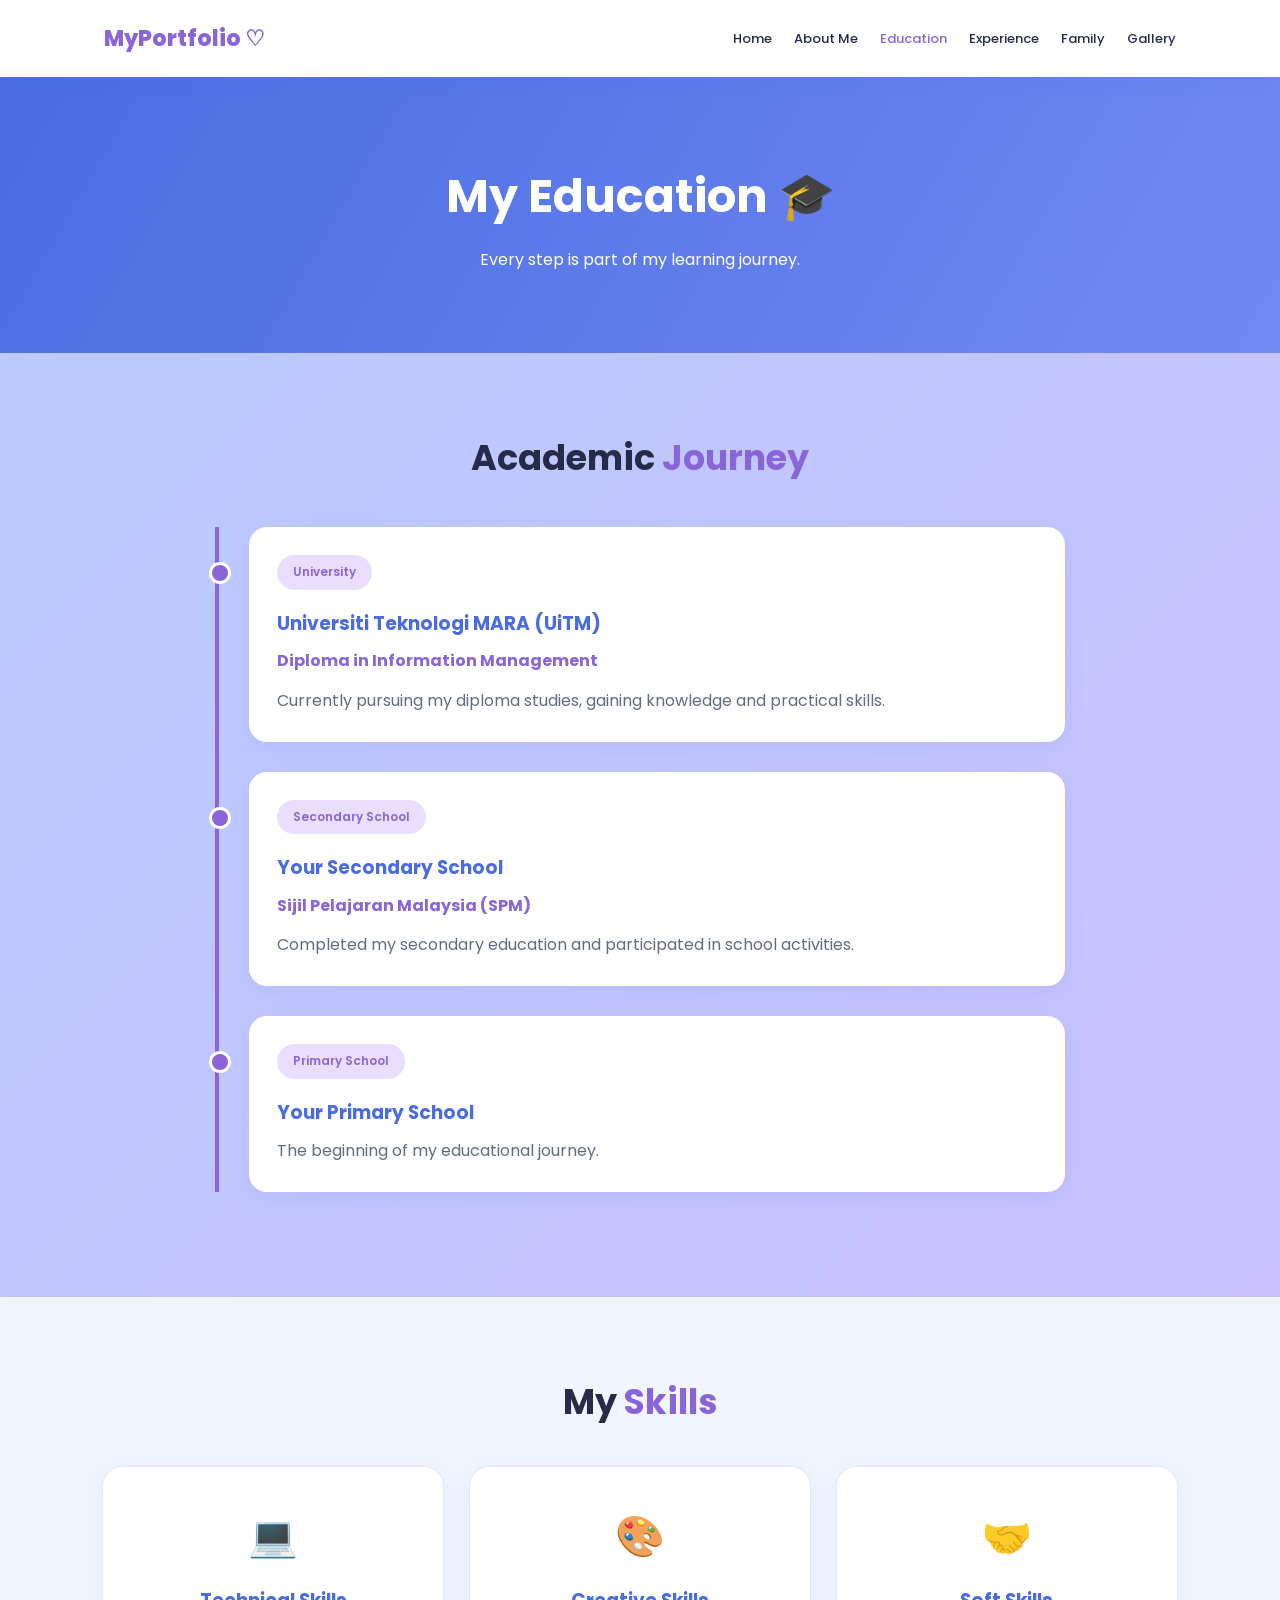
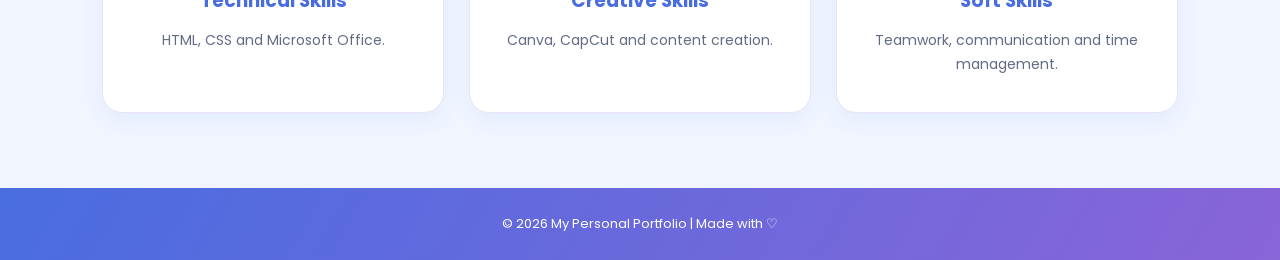
<file: education.html>
<!DOCTYPE html>
<html lang="en">
<head>
  <meta charset="UTF-8">
  <meta name="viewport" content="width=device-width, initial-scale=1.0">
  <title>Education | My Portfolio</title>
  <link rel="stylesheet" href="style.css">
</head>
<body>

<header>
  <nav class="navbar">
    <a href="index.html" class="logo">MyPortfolio ♡</a>
    <div class="nav-links">
      <a href="index.html">Home</a>
      <a href="about.html">About Me</a>
      <a href="education.html" class="active">Education</a>
      <a href="experience.html">Experience</a>
      <a href="family.html">Family</a>
      <a href="gallery.html">Gallery</a>
    </div>
  </nav>
</header>

<main>
  <section class="page-banner">
    <h1>My <span>Education 🎓</span></h1>
    <p>Every step is part of my learning journey.</p>
  </section>

  <section class="section">
    <h2 class="section-title">Academic <span>Journey</span></h2>

    <div class="timeline">
      <div class="timeline-item">
        <span class="tag">University</span>
        <h3>Universiti Teknologi MARA (UiTM)</h3>
        <h4>Diploma in Information Management</h4>
        <p>
          Currently pursuing my diploma studies,
          gaining knowledge and practical skills.
        </p>
      </div>

      <div class="timeline-item">
        <span class="tag">Secondary School</span>
        <h3>Your Secondary School</h3>
        <h4>Sijil Pelajaran Malaysia (SPM)</h4>
        <p>
          Completed my secondary education
          and participated in school activities.
        </p>
      </div>

      <div class="timeline-item">
        <span class="tag">Primary School</span>
        <h3>Your Primary School</h3>
        <p>
          The beginning of my educational journey.
        </p>
      </div>
    </div>
  </section>

  <section class="section soft-bg">
    <h2 class="section-title">My <span>Skills</span></h2>

    <div class="card-grid">
      <div class="card">
        <div class="emoji">💻</div>
        <h3>Technical Skills</h3>
        <p>HTML, CSS and Microsoft Office.</p>
      </div>

      <div class="card">
        <div class="emoji">🎨</div>
        <h3>Creative Skills</h3>
        <p>Canva, CapCut and content creation.</p>
      </div>

      <div class="card">
        <div class="emoji">🤝</div>
        <h3>Soft Skills</h3>
        <p>Teamwork, communication and time management.</p>
      </div>
    </div>
  </section>
</main>

<footer>
  <p>© 2026 My Personal Portfolio | Made with ♡</p>
</footer>

</body>
</html>
</file>
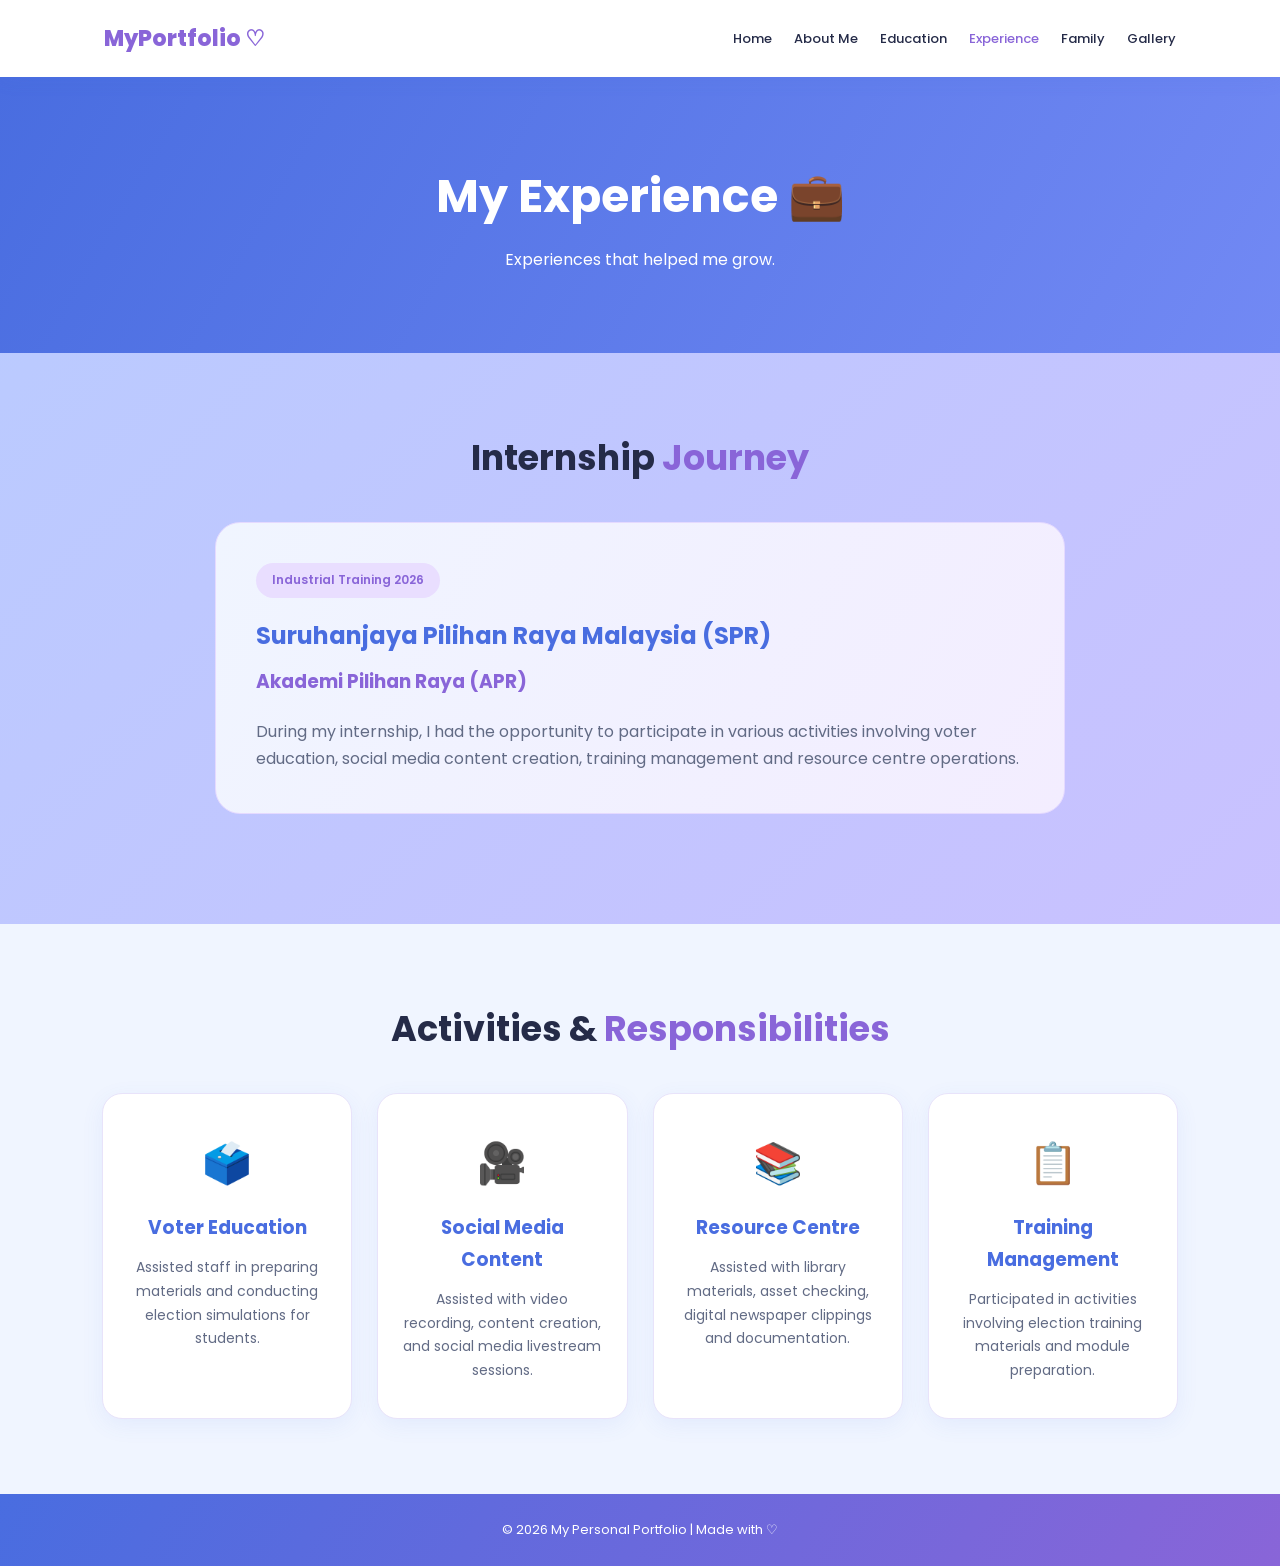
<file: experience.html>
<!DOCTYPE html>
<html lang="en">
<head>
  <meta charset="UTF-8">
  <meta name="viewport" content="width=device-width, initial-scale=1.0">
  <title>Experience | My Portfolio</title>
  <link rel="stylesheet" href="style.css">
</head>
<body>

<header>
  <nav class="navbar">
    <a href="index.html" class="logo">MyPortfolio ♡</a>
    <div class="nav-links">
      <a href="index.html">Home</a>
      <a href="about.html">About Me</a>
      <a href="education.html">Education</a>
      <a href="experience.html" class="active">Experience</a>
      <a href="family.html">Family</a>
      <a href="gallery.html">Gallery</a>
    </div>
  </nav>
</header>

<main>
  <section class="page-banner">
    <h1>My <span>Experience 💼</span></h1>
    <p>Experiences that helped me grow.</p>
  </section>

  <section class="section">
    <h2 class="section-title">Internship <span>Journey</span></h2>

    <div class="experience-box">
      <span class="tag">Industrial Training 2026</span>
      <h2>Suruhanjaya Pilihan Raya Malaysia (SPR)</h2>
      <h3>Akademi Pilihan Raya (APR)</h3>
      <p>
        During my internship, I had the opportunity
        to participate in various activities involving
        voter education, social media content creation,
        training management and resource centre operations.
      </p>
    </div>
  </section>

  <section class="section soft-bg">
    <h2 class="section-title">Activities & <span>Responsibilities</span></h2>

    <div class="card-grid">
      <div class="card">
        <div class="emoji">🗳️</div>
        <h3>Voter Education</h3>
        <p>
          Assisted staff in preparing materials and
          conducting election simulations for students.
        </p>
      </div>

      <div class="card">
        <div class="emoji">🎥</div>
        <h3>Social Media Content</h3>
        <p>
          Assisted with video recording, content creation,
          and social media livestream sessions.
        </p>
      </div>

      <div class="card">
        <div class="emoji">📚</div>
        <h3>Resource Centre</h3>
        <p>
          Assisted with library materials, asset checking,
          digital newspaper clippings and documentation.
        </p>
      </div>

      <div class="card">
        <div class="emoji">📋</div>
        <h3>Training Management</h3>
        <p>
          Participated in activities involving election
          training materials and module preparation.
        </p>
      </div>
    </div>
  </section>
</main>

<footer>
  <p>© 2026 My Personal Portfolio | Made with ♡</p>
</footer>

</body>
</html>
</file>
<file: style.css>
/* GOOGLE FONT */
@import url('https://fonts.googleapis.com/css2?family=Poppins:wght@400;500;600;700;800&display=swap');

/* MAIN COLORS */
:root {
  --blue: #496DE0;
  --purple: #8965D8;
  --light-blue: #F0F5FF;
  --lavender: #F3EDFF;
  --dark: #252B48;
  --text: #626B85;
  --gradient: linear-gradient(120deg, #496DE0, #8965D8);
}

/* GENERAL STYLING */
* {
  margin: 0;
  padding: 0;
  box-sizing: border-box;
}

html {
  scroll-behavior: smooth;
}

body {
  font-family: 'Poppins', sans-serif;
  background: linear-gradient(
    135deg,
    #B8CCFF,
    #D5B9FF,
    #A7BFFF,
    #C5A5F5
  );
  background-size: 400% 400%;
  animation: gradientMove 40s ease infinite;
  color: var(--dark);
  line-height: 1.7;
}

a {
  text-decoration: none;
}

img {
  max-width: 100%;
}

/* NAVIGATION BAR */
header {
  position: sticky;
  top: 0;
  z-index: 1000;
  background: #FFFFFF;
  box-shadow: 0 3px 18px rgba(73, 109, 224, 0.09);
}

.navbar {
  max-width: 1200px;
  margin: auto;
  padding: 20px 5%;
  display: flex;
  align-items: center;
  justify-content: space-between;
  gap: 20px;
}

.logo {
  font-size: 22px;
  font-weight: 800;
  color: var(--purple);
  white-space: nowrap;
}

.nav-links {
  display: flex;
  flex-wrap: wrap;
  gap: 22px;
}

.nav-links a {
  color: var(--dark);
  font-size: 13px;
  font-weight: 500;
  transition: 0.3s;
}

.nav-links a:hover,
.nav-links a.active {
  color: var(--purple);
}

/* HOME PAGE */
.hero {
  min-height: 560px;
  padding: 90px 8%;
  display: flex;
  align-items: center;
  justify-content: space-between;
  gap: 50px;
  background: linear-gradient(120deg, #EDF3FF, #F3EAFF);
}

.hero-text {
  flex: 1;
  max-width: 600px;
}

.tag {
  display: inline-block;
  background: #E9DEFF;
  color: var(--purple);
  padding: 7px 16px;
  border-radius: 30px;
  font-size: 12px;
  font-weight: 600;
  margin-bottom: 18px;
}

.hero h1 {
  font-size: clamp(32px, 5vw, 55px);
  line-height: 1.3;
  margin-bottom: 15px;
}

.hero h1 span,
.section-title span,
.page-banner h1 span {
  color: var(--purple);
}

.hero h2 {
  color: var(--blue);
  font-size: 20px;
  margin-bottom: 20px;
}

.hero p {
  color: var(--text);
  margin-bottom: 28px;
}

.btn {
  display: inline-block;
  background: var(--gradient);
  color: white;
  padding: 13px 28px;
  border-radius: 30px;
  font-weight: 600;
  transition: 0.3s;
  box-shadow: 0 6px 18px rgba(137, 101, 216, 0.2);
}

.btn:hover {
  transform: translateY(-4px);
  box-shadow: 0 10px 24px rgba(137, 101, 216, 0.3);
}

.hero-image {
  flex: 0 1 320px;
}

.hero-image img {
  width: 320px;
  height: 320px;
  object-fit: cover;
  border-radius: 50%;
  border: 9px solid white;
  box-shadow: 0 12px 35px rgba(137, 101, 216, 0.25);
}

/* PAGE BANNER */
.page-banner {
  text-align: center;
  padding: 80px 20px;
  background: linear-gradient(120deg, #E8EEFF, #F1E7FF);
}

.page-banner h1 {
  font-size: clamp(30px, 5vw, 46px);
  margin-bottom: 10px;
}

.page-banner p {
  color: var(--text);
}

/* SECTIONS */
.section {
  padding: 75px 8%;
}

.soft-bg {
  background: var(--light-blue);
}

.section-title {
  text-align: center;
  font-size: clamp(26px, 4vw, 35px);
  margin-bottom: 10px;
}

.subtitle {
  text-align: center;
  color: var(--text);
  margin-bottom: 40px;
}

/* CARDS */
.card-grid {
  display: grid;
  grid-template-columns: repeat(auto-fit, minmax(230px, 1fr));
  gap: 25px;
  margin-top: 35px;
}

.card {
  background: #FFFFFF;
  padding: 35px 25px;
  border-radius: 20px;
  text-align: center;
  border: 1px solid #E8E3FA;
  box-shadow: 0 6px 22px rgba(73, 109, 224, 0.08);
  transition: 0.3s;
  color: var(--dark);
}

.card:hover {
  transform: translateY(-8px);
  box-shadow: 0 12px 30px rgba(137, 101, 216, 0.18);
  border-color: var(--purple);
}

.emoji {
  font-size: 40px;
  margin-bottom: 15px;
}

.card h3 {
  color: var(--blue);
  margin-bottom: 12px;
}

.card p {
  font-size: 14px;
  color: var(--text);
}

/* ABOUT ME */
.about-layout {
  display: flex;
  align-items: center;
  justify-content: center;
  gap: 60px;
  max-width: 1100px;
  margin: auto;
}

.about-photo {
  flex: 0 1 320px;
}

.about-photo img {
  width: 320px;
  height: 380px;
  object-fit: cover;
  border-radius: 25px;
  box-shadow: 12px 12px 0 #E4D8FF;
}

.about-details {
  flex: 1;
}

.about-details h2 {
  color: var(--purple);
  margin-bottom: 20px;
}

.about-details > p {
  color: var(--text);
  margin-bottom: 25px;
}

.biodata {
  background: var(--lavender);
  border-radius: 18px;
  padding: 25px;
}

.biodata p {
  margin-bottom: 10px;
  font-size: 14px;
}

.biodata strong {
  color: var(--blue);
}

/* EDUCATION TIMELINE */
.timeline {
  max-width: 850px;
  margin: 40px auto 0;
  border-left: 4px solid var(--purple);
  padding-left: 30px;
}

.timeline-item {
  position: relative;
  background: white;
  padding: 28px;
  margin-bottom: 30px;
  border-radius: 18px;
  box-shadow: 0 6px 22px rgba(73, 109, 224, 0.1);
}

.timeline-item::before {
  content: "";
  position: absolute;
  left: -40px;
  top: 35px;
  width: 16px;
  height: 16px;
  background: var(--purple);
  border-radius: 50%;
  border: 3px solid white;
}

.timeline-item h3 {
  color: var(--blue);
  margin-bottom: 8px;
}

.timeline-item h4 {
  color: var(--purple);
  margin-bottom: 12px;
}

.timeline-item p {
  color: var(--text);
}

/* EXPERIENCE */
.experience-box {
  max-width: 850px;
  margin: 35px auto;
  padding: 40px;
  background: linear-gradient(120deg, #F0F5FF, #F3EDFF);
  border-radius: 25px;
  border: 1px solid #E5DAFF;
}

.experience-box h2 {
  color: var(--blue);
  margin-bottom: 10px;
}

.experience-box h3 {
  color: var(--purple);
  margin-bottom: 20px;
}

.experience-box p {
  color: var(--text);
}

/* FAMILY */
.family-feature {
  max-width: 750px;
  margin: 35px auto;
  text-align: center;
  background: var(--lavender);
  padding: 30px;
  border-radius: 25px;
}

.family-feature img {
  width: 100%;
  max-height: 400px;
  object-fit: cover;
  border-radius: 18px;
  margin-bottom: 25px;
}

.family-feature h3 {
  color: var(--purple);
  margin-bottom: 12px;
}

.family-feature p {
  color: var(--text);
}

/* GALLERY */
.gallery-grid {
  display: grid;
  grid-template-columns: repeat(2, 1fr);
  gap: 25px;
  max-width: 1000px;
  margin: 35px auto;
}

.gallery-item {
  background: white;
  padding: 12px;
  border-radius: 20px;
  box-shadow: 0 6px 22px rgba(73, 109, 224, 0.1);
  overflow: hidden;
  transition: 0.3s;
}

.gallery-item:hover {
  transform: translateY(-6px);
}

.gallery-item img {
  width: 100%;
  height: 250px;
  object-fit: cover;
  border-radius: 14px;
}

.gallery-item h3 {
  padding: 12px;
  text-align: center;
  color: var(--purple);
}

/* FOOTER */
footer {
  text-align: center;
  padding: 25px;
  background: var(--gradient);
  color: white;
  font-size: 13px;
}

/* RESPONSIVE DESIGN */
@media (max-width: 900px) {
  .navbar {
    flex-direction: column;
  }

  .nav-links {
    justify-content: center;
    gap: 15px;
  }

  .hero {
    flex-direction: column-reverse;
    text-align: center;
    padding: 60px 6%;
  }

  .hero-image img {
    width: 250px;
    height: 250px;
  }

  .about-layout {
    flex-direction: column;
  }

  .about-details {
    width: 100%;
  }
}

@media (max-width: 600px) {
  .section {
    padding: 55px 6%;
  }

  .nav-links a {
    font-size: 12px;
  }

  .gallery-grid {
    grid-template-columns: 1fr;
  }

  .timeline {
    padding-left: 20px;
  }

  .timeline-item::before {
    left: -30px;
  }

  .experience-box {
    padding: 25px;
  }

  .about-photo img {
    width: 260px;
    height: 320px;
  }
}


/* ANIMATED BLUE & PURPLE BACKGROUND */

.hero,
.page-banner {
    background: linear-gradient(
        120deg,
        #496DE0,
        #7289F4,
        #8965D8,
        #B69AEF,
        #496DE0
    );

    background-size: 400% 400%;
    animation: gradientMove 12s ease infinite;
}

/* GRADIENT MOVEMENT */
@keyframes gradientMove {
    0% {
        background-position: 0% 50%;
    }

    50% {
        background-position: 100% 50%;
    }

    100% {
        background-position: 0% 50%;
    }
}

/* WHITE TEXT ON GRADIENT */
.hero h1,
.hero h1 span,
.hero h2,
.hero p,
.page-banner h1,
.page-banner h1 span,
.page-banner p {
    color: white;
}

/* REDUCED MOTION ACCESSIBILITY */
@media (prefers-reduced-motion: reduce) {
    .hero,
    .page-banner {
        animation: gradientMove 30s ease infinite;
    }
}
</file>
